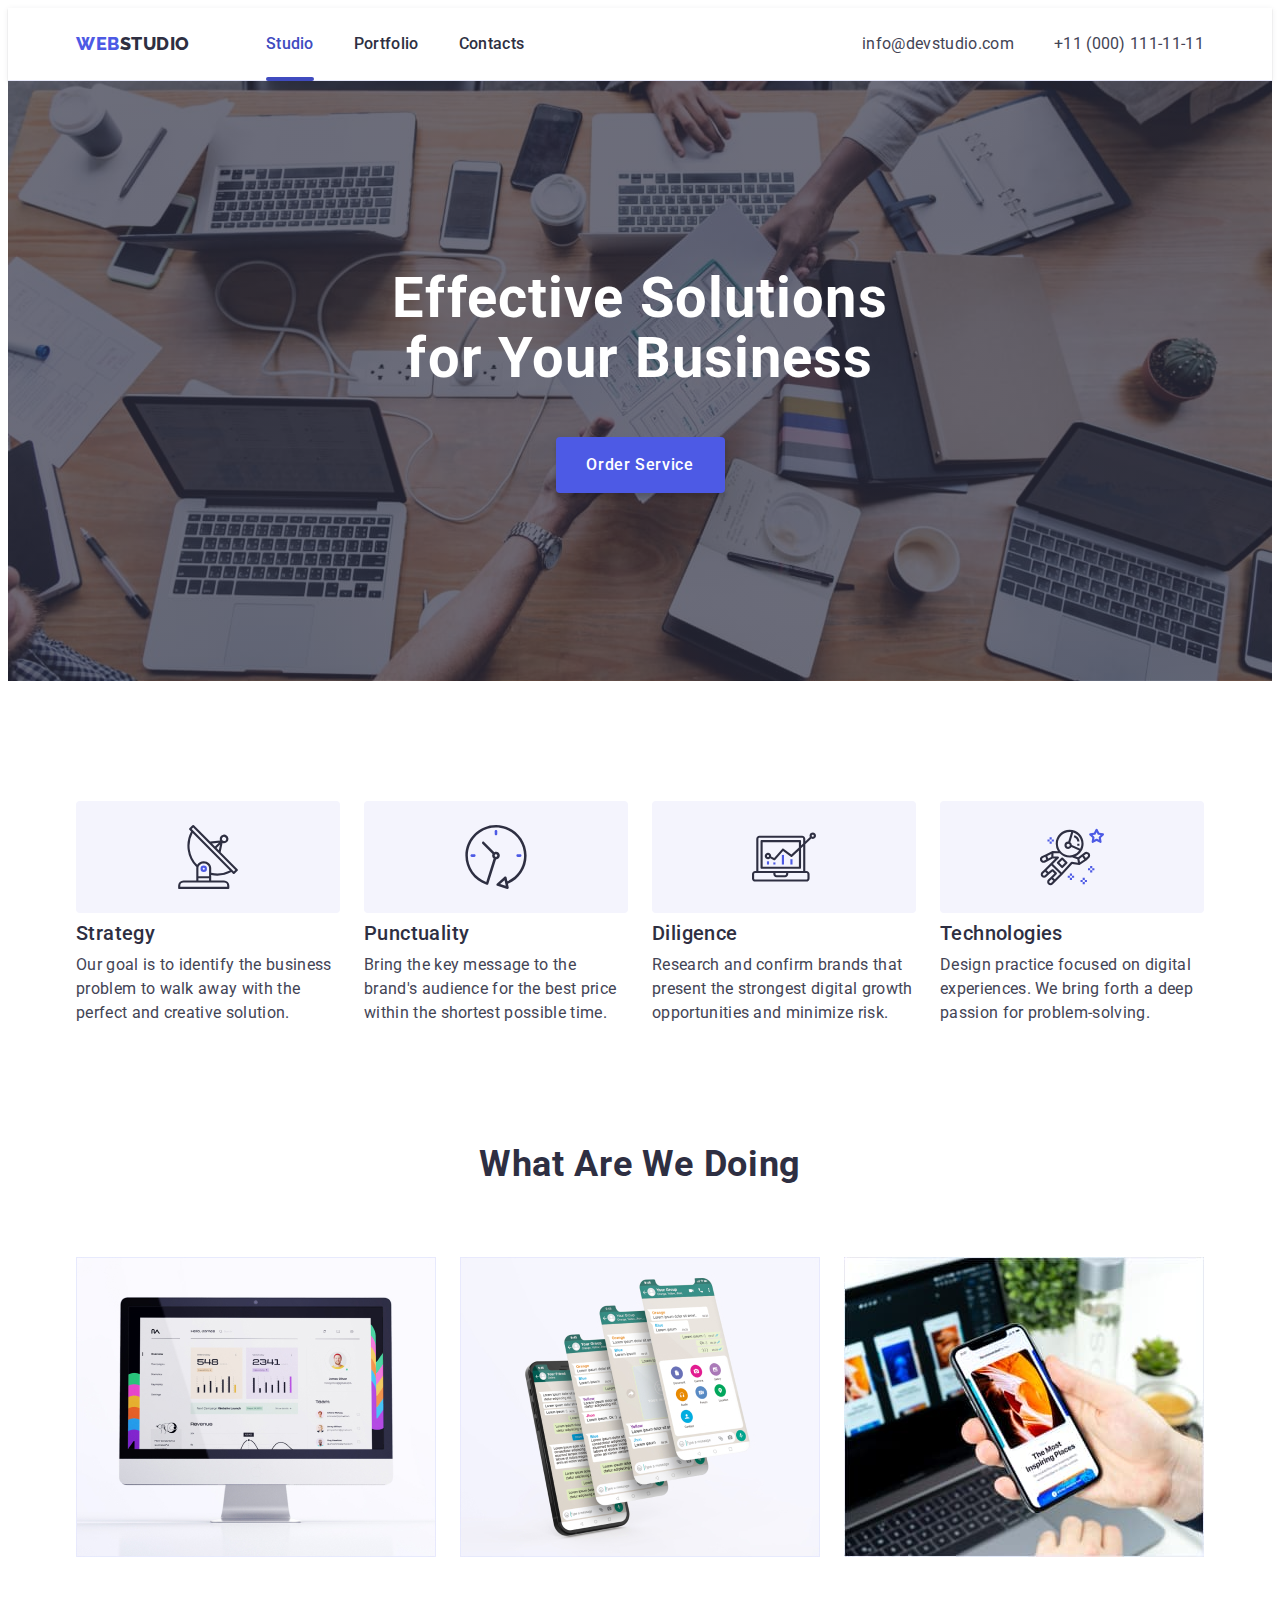
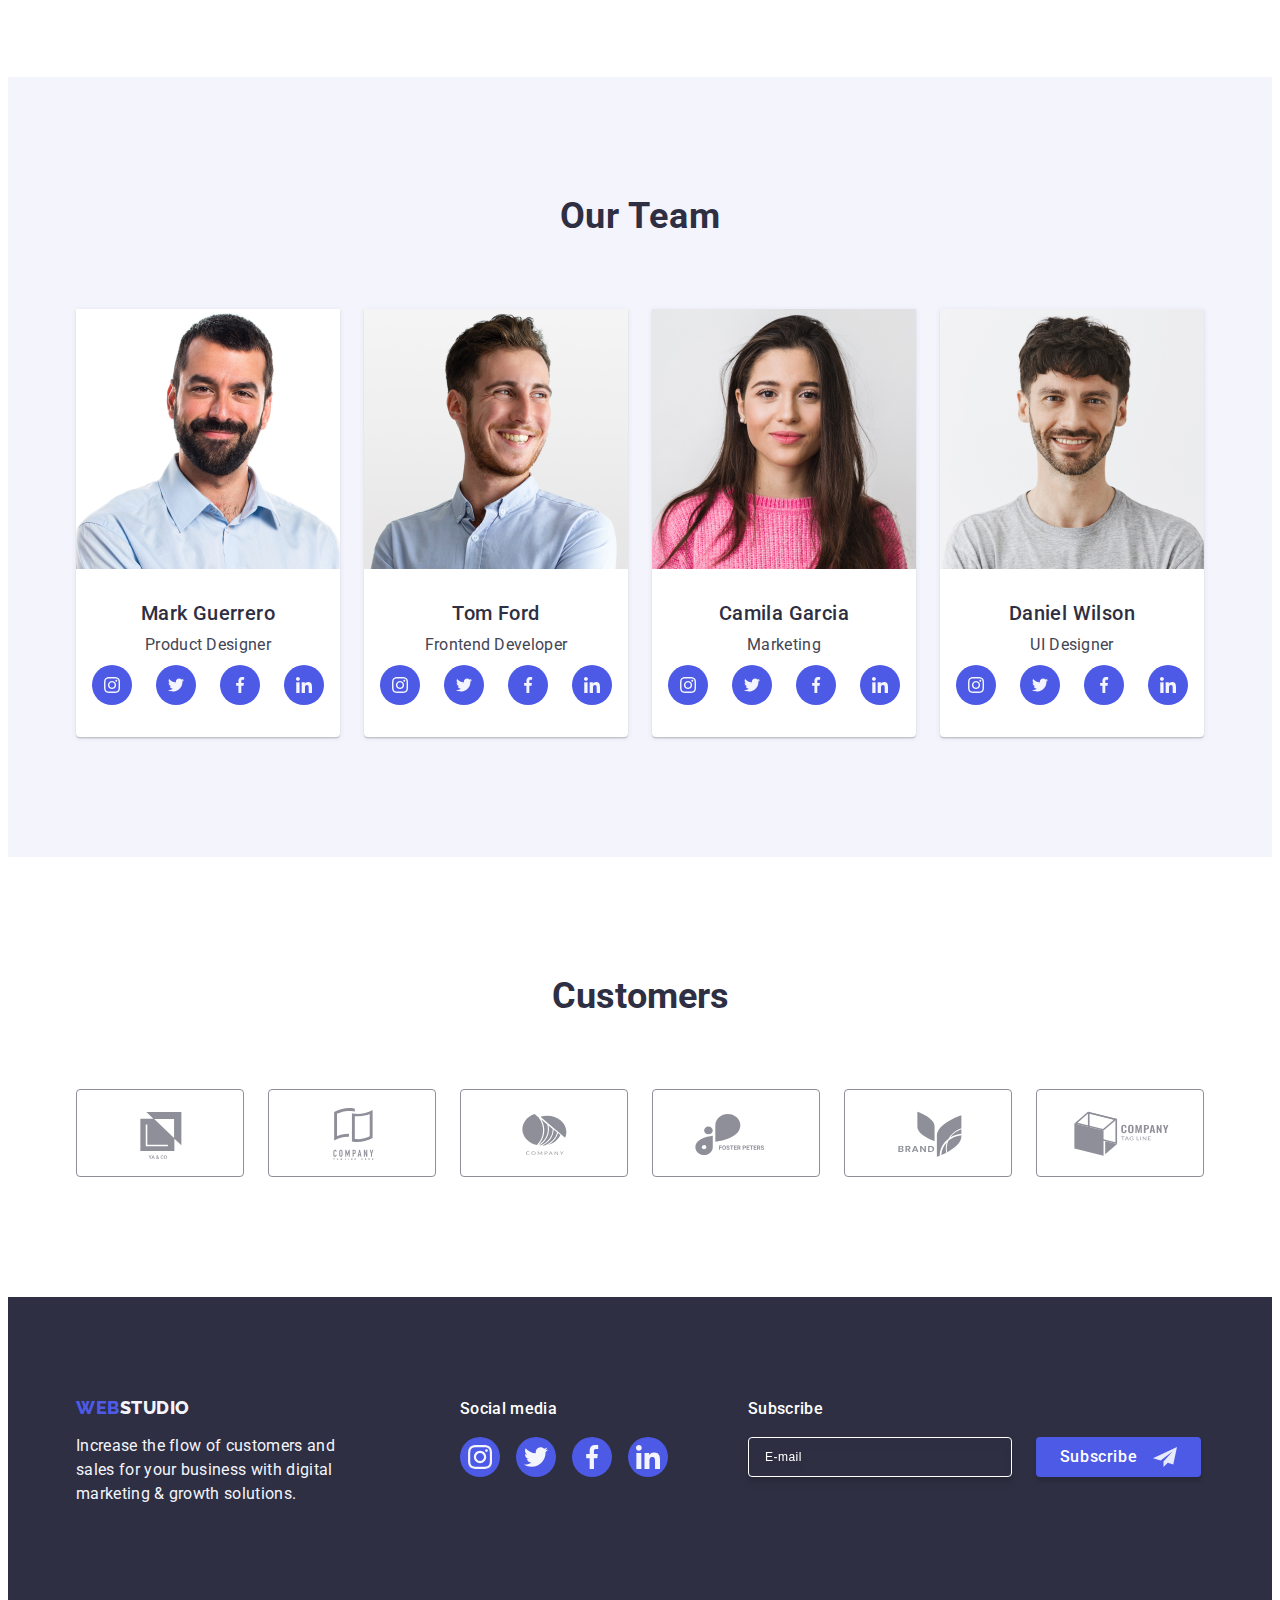
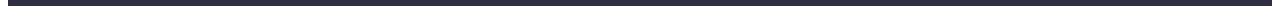
<file: index.html>
<!DOCTYPE html>
<html lang="en">
<head>
    <meta charset="UTF-8">
    <meta name="viewport" content="width=device-width, initial-scale=1.0">
    <title>WebStudio</title>

    <link rel="stylesheet" href="https://cdnjs.cloudflare.com/ajax/libs/modern-normalize/2.0.0/modern-normalize.min.css" integrity="sha512-4xo8blKMVCiXpTaLzQSLSw3KFOVPWhm/TRtuPVc4WG6kUgjH6J03IBuG7JZPkcWMxJ5huwaBpOpnwYElP/m6wg==" crossorigin="anonymous" referrerpolicy="no-referrer" />

    <link rel="stylesheet" href="./css/styles.css">

    <link rel="preconnect" href="https://fonts.googleapis.com">
    <link rel="preconnect" href="https://fonts.gstatic.com" crossorigin>
    <link href="https://fonts.googleapis.com/css2?family=Raleway:wght@800&family=Roboto:wght@400;500&display=swap" rel="stylesheet">
</head>

<body>

    <header class="container-bottom">
        <div class="container header_container">
            <nav class="navigation">
                <a class="logo-web link" href="./index.html">Web<span class="logo-part">Studio</span></a>
                <ul class="title-link list">
                    <li class="title-list"><a class="title-list-link link current" href="./index.html">Studio</a></li>
                    <li class="title-list"><a class="title-list-link link" href="./portfolio.html">Portfolio</a></li>
                    <li class="title-list"><a class="title-list-link link" href="">Contacts</a></li>
                </ul>
            </nav>
        
        
            <address class="title-adress">
                <ul class="title-adress-list list">
                    <li><a class="title-contacts link" href="mailto:info@devstudio.com">info@devstudio.com</a></li>
                    <li><a class="title-contacts link" href="tel:+110001111111">+11 (000) 111-11-11</a></li>
                </ul>
            </address>
        </div>
    </header>

<main>
    
    <section class="main-board">
        <div class="main_container container">
            <h1 class="main-board-title">Effective Solutions for Your Business</h1>
            <button class="main-board-button butstyle" type="button" data-modal-open>Order Service</button>
        </div>
    </section>
    
    <section class="section-preview">
        <div class="head_conteiner_preview container">
            <h2 class="visually-hidden">section</h2>
            <ul class="list_container list">

                <li class="container_menu_list">
                    <div class="container_menu_list_icons">
                        <svg width="64" height="64">
                            <use href="./images/icons.svg#icon-antenna-1"></use>
                        </svg>
                    </div>
                    <h3 class="section-preview-text">Strategy</h3>
                    <p class="section-preview-paragraph">
                        Our goal is to identify the business problem to walk away with the perfect and creative solution.
                    </p>
                </li>

                <li class="container_menu_list">
                    <div class="container_menu_list_icons">
                        <svg width="64" height="64">
                            <use href="./images/icons.svg#icon-clock-1"></use>
                        </svg>
                    </div>
                    <h3 class="section-preview-text">Punctuality</h3>
                    <p class="section-preview-paragraph">
                        Bring the key message to the brand's audience for the best price within the shortest possible time.
                    </p>
                </li>

                <li class="container_menu_list">
                    <div class="container_menu_list_icons">
                        <svg width="64" height="64">
                            <use href="./images/icons.svg#icon-diagram-1"></use>
                        </svg>
                    </div>
                    <h3 class="section-preview-text">Diligence</h3>
                    <p class="section-preview-paragraph">
                        Research and confirm brands that present the strongest digital growth opportunities and minimize risk.
                    </p>
                </li>

                <li class="container_menu_list">
                    <div class="container_menu_list_icons">
                        <svg width="64" height="64">
                            <use href="./images/icons.svg#icon-astronaut-1"></use>
                        </svg>
                    </div>
                    <h3 class="section-preview-text">Technologies</h3>
                    <p class="section-preview-paragraph">
                        Design practice focused on digital experiences. We bring forth a deep passion for problem-solving.
                    </p>
                </li>

            </ul>
        </div>
    </section>
    
    <section class="section-images_conteiner">
        <div class="conteiner_imeges_title container">
            <h2 class="section-imeges-title">What are we doing</h2>

            <ul class="images_conteiner list">
                <li class="images-inside"><img src="./images/777.jpg" width="360" alt="computer"></li>
                <li class="images-inside"><img src="./images/img21.jpg" width="360" alt="mobil"></li>
                <li class="images-inside"><img src="./images/img10.jpg" width="360" alt="Iphone"></li>
            </ul>
        </div>
    </section>

    <section class="fourth-section">
        <div class="staff container">
            <h2 class="section-imeges-title-personnel">Our Team</h2>

            <ul class="fourth-container list">
                <li class="fourth-section-list">
                    <img src="./images/img.jpg" width="264" alt="Mark">
                    <div class="inside-personnel">
                        <h3 class="section-title-personnel-text">Mark Guerrero</h3>
                        <p class="section-paragraph-personnel-text">Product Designer</p>
                        <ul class="fourth-icons_menu">
                            <li class="icons_list list">
                                <a class="icons_link" href="">
                                    <svg class="icons" width="16" height="16">
                                        <use href="./images/icons.svg#icon-instagram"></use>
                                    </svg>
                                </a>
                            </li>
                            <li class="icons_list list">
                                <a class="icons_link" href="">
                                    <svg class="icons" width="16" height="16">
                                        <use href="./images/icons.svg#icon-twitter"></use>
                                    </svg>
                                </a>
                            </li>
                            <li class="icons_list list">
                                <a class="icons_link" href="">
                                    <svg class="icons" width="16" height="16">
                                        <use href="./images/icons.svg#icon-facebook"></use>
                                    </svg>
                                </a>
                            </li>
                            <li class="icons_list list">
                                <a class="icons_link" href="">
                                    <svg class="icons" width="16" height="16">
                                        <use href="./images/icons.svg#icon-linkedin"></use>
                                    </svg>
                                </a>
                            </li>
                        </ul>
                    </div>
                </li>
                <li class="fourth-section-list">
                    <img src="./images/img22.jpg" width="264" alt="Tom">
                    <div class="inside-personnel">
                        <h3 class="section-title-personnel-text">Tom Ford</h3>
                        <p class="section-paragraph-personnel-text">Frontend Developer</p>
                        <ul class="fourth-icons_menu">
                            <li class="icons_list list">
                                <a class="icons_link" href="">
                                    <svg class="icons" width="16" height="16">
                                        <use href="./images/icons.svg#icon-instagram"></use>
                                    </svg>
                                </a>
                            </li>
                            <li class="icons_list list">
                                <a class="icons_link" href="">
                                    <svg class="icons" width="16" height="16">
                                        <use href="./images/icons.svg#icon-twitter"></use>
                                    </svg>
                                </a>
                            </li>
                            <li class="icons_list list">
                                <a class="icons_link" href="">
                                    <svg class="icons" width="16" height="16">
                                        <use href="./images/icons.svg#icon-facebook"></use>
                                    </svg>
                                </a>
                            </li>
                            <li class="icons_list list">
                                <a class="icons_link" href="">
                                    <svg class="icons" width="16" height="16">
                                        <use href="./images/icons.svg#icon-linkedin"></use>
                                    </svg>
                                </a>
                            </li>
                        </ul>
                    </div>   
                </li>
                <li class="fourth-section-list">
                    <img src="./images/img222.jpg" width="264" alt="Camila">
                    <div class="inside-personnel">
                        <h3 class="section-title-personnel-text">Camila Garcia</h3>
                        <p class="section-paragraph-personnel-text">Marketing</p>
                        <ul class="fourth-icons_menu">
                            <li class="icons_list list">
                                <a class="icons_link" href="">
                                    <svg class="icons" width="16" height="16">
                                        <use href="./images/icons.svg#icon-instagram"></use>
                                    </svg>
                                </a>
                            </li>
                            <li class="icons_list list">
                                <a class="icons_link" href="">
                                    <svg class="icons" width="16" height="16">
                                        <use href="./images/icons.svg#icon-twitter"></use>
                                    </svg>
                                </a>
                            </li>
                            <li class="icons_list list">
                                <a class="icons_link" href="">
                                    <svg class="icons" width="16" height="16">
                                        <use href="./images/icons.svg#icon-facebook"></use>
                                    </svg>
                                </a>
                            </li>
                            <li class="icons_list list">
                                <a class="icons_link" href="">
                                    <svg class="icons" width="16" height="16">
                                        <use href="./images/icons.svg#icon-linkedin"></use>
                                    </svg>
                                </a>
                            </li>
                        </ul>
                    </div>
                </li>
                <li class="fourth-section-list">
                    <img src="./images/img2.jpg" width="264" alt="Daniel">
                    <div class="inside-personnel">
                        <h3 class="section-title-personnel-text">Daniel Wilson</h3>
                        <p class="section-paragraph-personnel-text">UI Designer</p>
                        <ul class="fourth-icons_menu">
                            <li class="icons_list list">
                                <a class="icons_link" href="">
                                    <svg class="icons" width="16" height="16">
                                        <use href="./images/icons.svg#icon-instagram"></use>
                                    </svg>
                                </a>
                            </li>
                            <li class="icons_list list">
                                <a class="icons_link" href="">
                                    <svg class="icons" width="16" height="16">
                                        <use href="./images/icons.svg#icon-twitter"></use>
                                    </svg>
                                </a>
                            </li>
                            <li class="icons_list list">
                                <a class="icons_link" href="">
                                    <svg class="icons" width="16" height="16">
                                        <use href="./images/icons.svg#icon-facebook"></use>
                                    </svg>
                                </a>
                            </li>
                            <li class="icons_list list">
                                <a class="icons_link" href="">
                                    <svg class="icons" width="16" height="16">
                                        <use href="./images/icons.svg#icon-linkedin"></use>
                                    </svg>
                                </a>
                            </li>
                        </ul>
                    </div>
                </li>
            </ul>
        </div>
    </section>

    <section class="section_customers">
        <div class="container">
            <h2 class="title_customers">Customers</h2>
            <ul class="menu_customers">
                <li class="list_customers list">
                    <a class="link_customers" href="">
                        <svg class="list_customers_icons" width="104" height="56">
                            <use href="./images/icons.svg#icon-Client-1"></use>
                        </svg>
                    </a>
                </li>
                <li class="list_customers list">
                    <a class="link_customers" href="">
                        <svg class="list_customers_icons" width="104" height="56">
                            <use href="./images/icons.svg#icon-Client-2"></use>
                        </svg>
                    </a>
                </li>
                <li class="list_customers list">
                    <a class="link_customers" href="">
                        <svg class="list_customers_icons" width="104" height="56">
                            <use href="./images/icons.svg#icon-Client-3"></use>
                        </svg>
                    </a>
                </li>
                <li class="list_customers list">
                    <a class="link_customers" href="">
                        <svg class="list_customers_icons" width="104" height="56">
                            <use href="./images/icons.svg#icon-Client-4"></use>
                        </svg>
                    </a>
                </li>
                <li class="list_customers list">
                    <a class="link_customers" href="">
                        <svg class="list_customers_icons" width="104" height="56">
                            <use href="./images/icons.svg#icon-Client-5"></use>
                        </svg>
                    </a>
                </li>
                <li class="list_customers list">
                    <a class="link_customers" href="">
                        <svg class="list_customers_icons" width="104" height="56">
                            <use href="./images/icons.svg#icon-Client-6"></use>
                        </svg>
                    </a>
                </li>
            </ul>
        </div>
    </section>

</main>

    <footer class="footer-down-desidn">
        <div class="footer_title_container container">
            <div class="container-footer">
                <a class="footer-logotype link" href="./index.html">Web<span class="footer-logo-part">Studio</span></a>
                <p class="footer-down-paragraph">Increase the flow of customers and sales for your business with digital marketing & growth solutions.</p>
            </div>
            <div>
                <p class="footer-social-paragraph">Social media</p>
                <ul class="social_menu list">
                    <li class="social_list">
                        <a class="social_link" href="">
                            <svg class="social_logo" width="24" height="24">
                                <use href="./images/icons.svg#icon-footer-instagram"></use>
                            </svg>
                        </a>
                    </li>
                    <li class="social_list">
                        <a class="social_link" href="">
                            <svg class="social_logo" width="24" height="24">
                                <use href="./images/icons.svg#icon-footer-twitter"></use>
                            </svg>
                        </a>
                    </li>
                    <li class="social_list">
                        <a class="social_link" href="">
                            <svg class="social_logo" width="24" height="24">
                                <use href="./images/icons.svg#icon-footer-facebook"></use>
                            </svg>
                        </a>
                    </li>
                    <li class="social_list">
                        <a class="social_link" href="">
                            <svg class="social_logo" width="24" height="24">
                                <use href="./images/icons.svg#icon-footer-linkedin"></use>
                            </svg>
                        </a>
                    </li>
                </ul>
            </div>
            <div class="form_input">
                <p class="form_input_paragraph">Subscribe</p>
                <form class="form_input_text">
                    <label class="form_input_tab">
                        <input class="email_text" name="email" type="email" placeholder="E-mail"/>
                    </label>
                    <button class="form_input_button butstyle" type="submit">
                        Subscribe
                        <svg class="form_button_logo" width="24" height="24">
                            <use href="./images/icons.svg#icon-Frame-3"></use>
                        </svg>
                    </button>
                </form>
            </div>
        </div>
    </footer>

    <div class="backdrop is-hidden" data-modal>
        <div class="modal">
            <button class="button_modal" type="button" data-modal-close>
                <svg class="icon-close" width="8" height="8"> 
                    <use href="./images/icons.svg#icon-close-black-18dp-2-1"></use>
                </svg>
            </button>
            <p class="backdrop_paragraph">Leave your contacts and we will call you back</p>
            <form>
                <div class="backdrop_section">
                    <label class="form_name" for="user-name">
                        Name
                    </label>
                    
                    <div class="form_logo_input">
                        <input class="form_input_user" id="user-name" name="user-name" type="text"/>
                        <svg class="form_logo_user" width="18" height="24">
                            <use href="./images/icons.svg#icon-person-black-18dp-1"></use>
                        </svg>
                    </div>   
                </div>

                <div class="backdrop_section">
                    <label class="form_name" for="user-name_phone">
                        Phone
                    </label>

                    <div class="form_logo_input">
                        <input class="form_input_user" id="user-name_phone" name="user-name" type="text"/>
                        <svg class="form_logo_user" width="18" height="24">
                            <use href="./images/icons.svg#icon-phone-black-18dp-1"></use>
                        </svg>
                    </div>
                </div>

                <div class="backdrop_section">
                    <label class="form_name" for="user-name_email">
                        Email
                    </label>

                    <div class="form_logo_input">
                        <input class="form_input_user" id="user-name_email" name="user-name" type="text"/>
                        <svg class="form_logo_user" width="18" height="24">
                            <use href="./images/icons.svg#icon-email-black-18dp-1"></use>
                        </svg>
                    </div>
                </div>

                <div class="form_text_input">
                    <label class="form_name" for="user-comment">
                        Comment
                    </label>

                    <textarea class="text_input_user" id="user-comment" name="user-comment" placeholder="Text input"></textarea>
                </div>

                <div class="form_button_input">
                    <input class="user-privacy visually-hidden" name="user-privacy" id="user-privacy" type="checkbox" value="true"/>
                    <label class="user-privacy-text" for="user-privacy">
                        <span class="user-privacy-policy">
                            <svg class="privacy-policy-vector" width="10" height="8">
                                <use href="./images/icons.svg#icon-Vector"></use>
                            </svg>
                        </span>
                        I accept the terms and conditions of the 
                        <a class="user-privacy-link" href="">Privacy Policy</a> 
                    </label>
                </div>

                <button class="user-button-input butstyle"> Send</button>
            </form>
        </div>
    </div>

    <script src="./js/modal.js"></script>

</body>
</html>
</file>
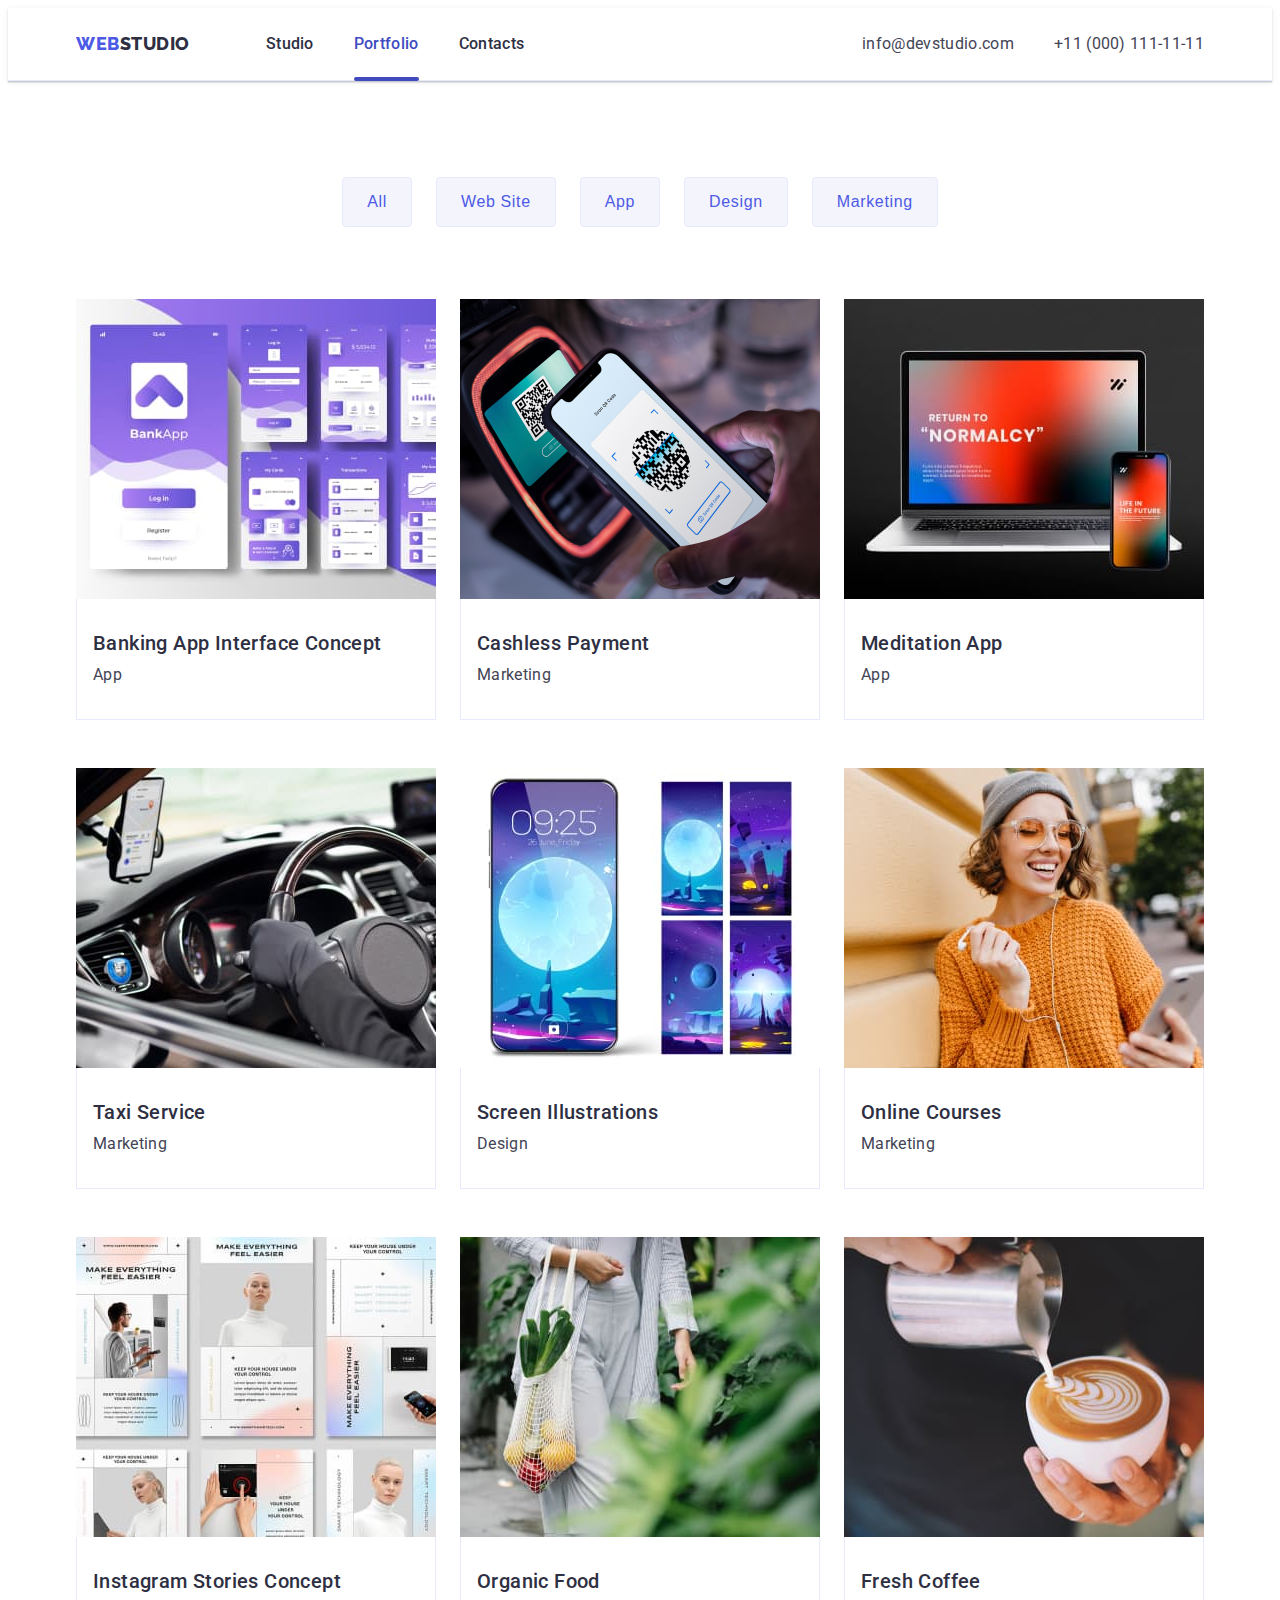
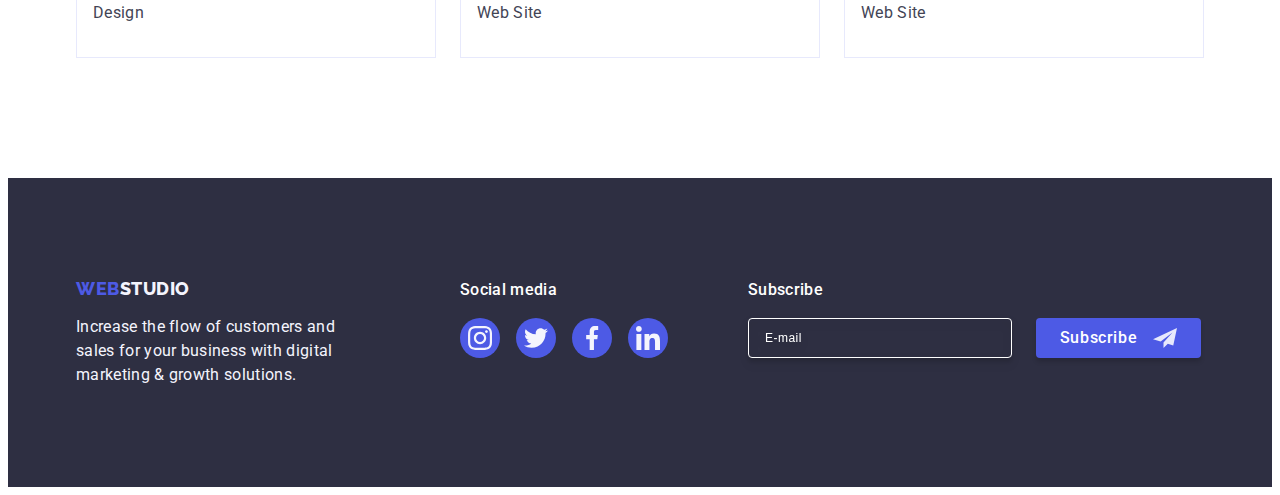
<file: portfolio.html>
<!DOCTYPE html>
<html lang="en">
<head>
    <meta charset="UTF-8">
    <meta name="viewport" content="width=device-width, initial-scale=1.0">
    <title>WebStudio</title>

    <link rel="stylesheet" href="https://cdnjs.cloudflare.com/ajax/libs/modern-normalize/2.0.0/modern-normalize.min.css" integrity="sha512-4xo8blKMVCiXpTaLzQSLSw3KFOVPWhm/TRtuPVc4WG6kUgjH6J03IBuG7JZPkcWMxJ5huwaBpOpnwYElP/m6wg==" crossorigin="anonymous" referrerpolicy="no-referrer" />

    <link rel="stylesheet" href="./css/styles.css">

    <link rel="preconnect" href="https://fonts.googleapis.com">
    <link rel="preconnect" href="https://fonts.gstatic.com" crossorigin>
    <link href="https://fonts.googleapis.com/css2?family=Raleway:wght@800&family=Roboto:wght@400;500&display=swap" rel="stylesheet">

</head>

    <body>

        <header class="container-bottom">
            <div class="container header_container">
                <nav class="navigation">
                    <a class="logo-web link" href="./index.html">Web<span class="logo-part">Studio</span></a>
                    <ul class="title-link list">
                        <li class="title-list"><a class="title-list-link link" href="./index.html">Studio</a></li>
                        <li class="title-list"><a class="title-list-link link current" href="./portfolio.html">Portfolio</a></li>
                        <li class="title-list"><a class="title-list-link link" href="">Contacts</a></li>
                    </ul>
                </nav>
                <address class="title-adress">
                    <ul class="title-adress-list list">
                        <li><a class="title-contacts link" href="mailto:info@devstudio.com">info@devstudio.com</a></li>
                        <li><a class="title-contacts link" href="tel:+110001111111">+11 (000) 111-11-11</a></li>
                    </ul>
                </address>
            </div>
        </header>

        <main>
            <section class="title-button">

                <div class="container">
                        <h1 class="title-button-section">App</h1>

                        <ul class="title-button-list list">
                            <li><button class="title-button-menu link" type="button">All</button></li>
                            <li><button class="title-button-menu link" type="button">Web Site</button></li>
                            <li><button class="title-button-menu link" type="button">App</button></li>
                            <li><button class="title-button-menu link" type="button">Design</button></li>
                            <li><button class="title-button-menu link" type="button">Marketing</button></li>
                        </ul>

                        <ul class="title-images-menu list">

                            <li class="list_menu_images">
                                <a class="list-content link" href="">

                                    <div class="card_images">
                                        <img src="./images/img11.jpg" alt="list-menu" width="360">
                                        <p class="card_images_paragraph">
                                            14 Stylish and User-Friendly App Design Concepts · Task Manager App · Calorie Tracker App · Exotic Fruit Ecommerce App · Cloud Storage App
                                        </p>
                                    </div>

                                    <div class="inside_img">
                                        <h2 class="title-images-menu-title">Banking App Interface Concept</h2>
                                        <p class="title-images-menu-paragraph">App</p>
                                    </div>

                                </a>
                            </li>

                            <li class="list_menu_images">
                                <a class="list-content link" href="">

                                    <div class="card_images">
                                        <img src="./images/img12.jpg" alt="mobil-pay" width="360">
                                        <p class="card_images_paragraph">
                                            14 Stylish and User-Friendly App Design Concepts · Task Manager App · Calorie Tracker App · Exotic Fruit Ecommerce App · Cloud Storage App
                                        </p>
                                    </div>

                                    <div class="inside_img">
                                        <h2 class="title-images-menu-title">Cashless Payment</h2>
                                        <p class="title-images-menu-paragraph">Marketing</p>
                                    </div>

                                </a>
                            </li>

                            <li class="list_menu_images">
                                <a class="list-content link" href="">

                                    <div class="card_images">
                                        <img src="./images/img13.jpg" alt="device" width="360">
                                        <p class="card_images_paragraph">
                                            14 Stylish and User-Friendly App Design Concepts · Task Manager App · Calorie Tracker App · Exotic Fruit Ecommerce App · Cloud Storage App
                                        </p>
                                    </div>

                                    <div class="inside_img">
                                        <h2 class="title-images-menu-title">Meditation App</h2>
                                        <p class="title-images-menu-paragraph">App</p>
                                    </div>

                                </a>
                            </li>

                            <li class="list_menu_images">
                                <a class="list-content link" href="">

                                    <div class="card_images">
                                        <img src="./images/img14.jpg" alt="device" width="360">
                                        <p class="card_images_paragraph">
                                            14 Stylish and User-Friendly App Design Concepts · Task Manager App · Calorie Tracker App · Exotic Fruit Ecommerce App · Cloud Storage App
                                        </p>
                                    </div>

                                    <div class="inside_img">
                                        <h2 class="title-images-menu-title">Taxi Service</h2>
                                        <p class="title-images-menu-paragraph">Marketing</p>
                                    </div>

                                </a>
                            </li>

                            <li class="list_menu_images">
                                <a class="list-content link" href="">

                                    <div class="card_images">
                                        <img src="./images/img15.jpg" alt="design" width="360">
                                        <p class="card_images_paragraph">
                                            14 Stylish and User-Friendly App Design Concepts · Task Manager App · Calorie Tracker App · Exotic Fruit Ecommerce App · Cloud Storage App
                                        </p>
                                    </div>

                                    <div class="inside_img">
                                        <h2 class="title-images-menu-title">Screen Illustrations</h2>
                                        <p class="title-images-menu-paragraph">Design</p>
                                    </div>

                                </a>
                            </li>

                            <li class="list_menu_images">
                                <a class="list-content link" href="">

                                    <div class="card_images">
                                        <img src="./images/img16.jpg" alt="girl" width="360">
                                        <p class="card_images_paragraph">
                                            14 Stylish and User-Friendly App Design Concepts · Task Manager App · Calorie Tracker App · Exotic Fruit Ecommerce App · Cloud Storage App
                                        </p>
                                    </div> 
 
                                    <div class="inside_img">
                                        <h2 class="title-images-menu-title">Online Courses</h2>
                                        <p class="title-images-menu-paragraph">Marketing</p>
                                    </div>
                                </a>
                            </li>

                            <li class="list_menu_images">
                                <a class="list-content link" href="">

                                    <div class="card_images">
                                        <img src="./images/img17.jpg" alt="design" width="360">
                                        <p class="card_images_paragraph">
                                            14 Stylish and User-Friendly App Design Concepts · Task Manager App · Calorie Tracker App · Exotic Fruit Ecommerce App · Cloud Storage App
                                        </p>
                                    </div>

                                    <div class="inside_img">
                                        <h2 class="title-images-menu-title">Instagram Stories Concept</h2>
                                        <p class="title-images-menu-paragraph">Design</p>
                                    </div>

                                </a>
                            </li>

                            <li class="list_menu_images">
                                <a class="list-content link" href="">

                                    <div class="card_images">
                                        <img src="./images/img18.jpg" alt="food" width="360">
                                        <p class="card_images_paragraph">
                                            14 Stylish and User-Friendly App Design Concepts · Task Manager App · Calorie Tracker App · Exotic Fruit Ecommerce App · Cloud Storage App
                                        </p>
                                    </div>  

                                    <div class="inside_img">
                                        <h2 class="title-images-menu-title">Organic Food</h2>
                                        <p class="title-images-menu-paragraph">Web Site</p>
                                    </div>

                                </a>
                            </li>

                            <li class="list_menu_images">
                                <a class="list-content link" href="">

                                    <div class="card_images">
                                        <img src="./images/img19.jpg" alt="coffee" width="360">
                                        <p class="card_images_paragraph">
                                            14 Stylish and User-Friendly App Design Concepts · Task Manager App · Calorie Tracker App · Exotic Fruit Ecommerce App · Cloud Storage App
                                        </p>
                                    </div>

                                    <div class="inside_img">
                                        <h2 class="title-images-menu-title">Fresh Coffee</h2>
                                        <p class="title-images-menu-paragraph">Web Site</p>
                                    </div>

                                </a>
                            </li>

                        </ul>

                </div>      
            </section>
                
        </main>

        <footer class="footer-down-desidn">
            <div class="footer_title_container container">
                <div class="container-footer">
                    <a class="footer-logotype link" href="./index.html">Web<span class="footer-logo-part">Studio</span></a>
                    <p class="footer-down-paragraph">Increase the flow of customers and sales for your business with digital marketing & growth solutions.</p>
                </div>
                <div>
                    <p class="footer-social-paragraph">Social media</p>
                    <ul class="social_menu list">
                        <li class="social_list">
                            <a class="social_link" href="">
                                <svg class="social_logo" width="24" height="24">
                                    <use href="./images/icons.svg#icon-footer-instagram"></use>
                                </svg>
                            </a>
                        </li>
                        <li class="social_list">
                            <a class="social_link" href="">
                                <svg class="social_logo" width="24" height="24">
                                    <use href="./images/icons.svg#icon-footer-twitter"></use>
                                </svg>
                            </a>
                        </li>
                        <li class="social_list">
                            <a class="social_link" href="">
                                <svg class="social_logo" width="24" height="24">
                                    <use href="./images/icons.svg#icon-footer-facebook"></use>
                                </svg>
                            </a>
                        </li>
                        <li class="social_list">
                            <a class="social_link" href="">
                                <svg class="social_logo" width="24" height="24">
                                    <use href="./images/icons.svg#icon-footer-linkedin"></use>
                                </svg>
                            </a>
                        </li>
                    </ul>
                </div>
                <div class="form_input">
                    <p class="form_input_paragraph">Subscribe</p>
                    <form class="form_input_text">
                        <label class="form_input_tab">
                            <input class="email_text" name="email" type="email" placeholder="E-mail"/>
                        </label>
                        <button class="form_input_button butstyle" type="submit">
                            Subscribe
                            <svg class="form_button_logo" width="24" height="24">
                                <use href="./images/icons.svg#icon-Frame-3"></use>
                            </svg>
                        </button>
                    </form>
                </div>
            </div>        
        </footer>
        
        <script src="./js/modal.js"></script>
        
    </body>

</html>
</file>
<file: css/styles.css>
*,
*::before,
*::after {
    box-sizing: border-box;
}

h1,
h2,
h3,
h4,
h5,
h6,
p {
    margin: 0;
}

ul,
ol {
    margin: 0;
    padding-left: 0;
}

img {
    display: block;
}


body {
    font-family: "Roboto", sans-serif;
    color: var(--slate);
    background-color: #FFFFFF;
    color: #8e8f99;
}

:root {
    --navyblue: #2E2F42;
    --iris: #4D5AE5;
    --cloud: #F4F4FD;
    --cornflower: #E7E9FC;
    --slate: #434455;
    --white: #FFFFFF;
    --grey: #8e8f99;
    --blue: #404bbf;
}

.list {
    list-style: none;
}

.link {
    text-decoration: none;
}

/*------------------------------html-------------------------------*/
.title-list-link {
    color: var(--navyblue);
    /* Body Medium */
    font-family: "Roboto", sans-serif;
    font-size: 16px;
    font-style: normal;
    font-weight: 500;
    line-height: 1.5; /* 150% */
    letter-spacing: 0.02em;
    display: block;
}


.title-contacts {
    color: var(--slate);
    font-size: 16px;
    line-height: 1.5; 
    letter-spacing: 0.02em;
    text-decoration: none;
    display: block;
    padding: 24px 0;
    transition: color 250ms cubic-bezier(0.4, 0, 0.2, 1);
}

.title-contacts:hover, .title-contacts:focus {
    color: #404bbf;
}

/*------------------------------ main section -------------------------------*/

.main_container {
}

.container {
    width: 1158px;
    margin: 0 auto;
    padding: 0 15px 0 15px;
}

.main-board {
    background-image: linear-gradient(rgba(46, 47, 66, 0.7), 
    rgba(46, 47, 66, 0.7)), url(../images/hero-bg.jpg);
    max-width: 1440px;
    padding: 188px 0; 
    background-repeat: no-repeat;
    background-position: center;
    background-size: cover; 
    flex-shrink: 0; 
    display: block;
    margin-left: auto;
    margin-right: auto
}

.main-board-title {
    color: var(--white);
    /* Header 1 */
    font-size: 56px;    
    font-weight: 700;
    line-height: 1.07; /* 107.143% */
    letter-spacing: 0.02em;
    text-align: center;
    max-width: 496px;
    margin: 0 auto;
}

.main-board-button {
    /* transition: background-color 250ms cubic-bezier(0.4, 0, 0.2, 1); */
    background: var(--iris);
    color: var(--white);
    margin: 0 auto;
    margin-top: 48px;
    /* Button Text */
    font-family: "Roboto", sans-serif;
    font-size: 16px;
    font-style: normal;
    font-weight: 500;
    line-height: 1.5; /* 150% */
    letter-spacing: 0.04em;
    cursor: pointer;
    /* Style */
    border-radius: 4px;
    border: none;
    background: var(--iris, #4D5AE5);
    /* box-shadow: 0px 4px 4px 0px rgba(0, 0, 0, 0.15); */
    display: block;
    min-width: 169px;
    height: 56px;
}

.butstyle {
    box-shadow: 0px 4px 4px 0px rgba(0, 0, 0, 0.15);
    transition: background-color 250ms cubic-bezier(0.4, 0, 0.2, 1);
}

.butstyle:hover, .butstyle:focus {
    background-color: #404BBF;
} 

/*------------------------------section 2-------------------------------*/

.section-preview{
    padding: 120px 0;
}

.head_conteiner_preview {
}

.visually-hidden {
    position: absolute;
    width: 1px;
    height: 1px;
    margin: -1px;
    border: 0;
    padding: 0;
    white-space: nowrap;
    clip-path: inset(100%);
    clip: rect(0 0 0 0);
    overflow: hidden;
}

.list_container {
    display: flex;
    gap: 24px;
}

.container_menu_list {
    flex-basis: calc((100% - 3 * 24px) / 4);
}

.container_menu_list_icons {
    display: flex; 
    align-items: center; 
    justify-content: center;
    height: 112px;
    background-color: #f4f4fd; 
    border-radius: 4px;
    margin-bottom: 8px;
}

.section-preview-text {
    color: var(--navyblue);
    /* Header 3 */
    font-family: "Roboto", sans-serif;
    font-size: 20px;
    font-style: normal;
    font-weight: 500;
    line-height: 1.2; /* 120% */
    letter-spacing: 0.02em;
    margin-bottom: 8px;
}

.section-preview-paragraph {
    color: var(--slate);
    /* Body */
    font-family: "Roboto", sans-serif;
    font-size: 16px;
    font-style: normal;
    font-weight: 400;
    line-height: 1.5; /* 150% */
    letter-spacing: 0.02em;
}

/*------------------------------section 3-------------------------------*/

.section-images_conteiner {
    padding-bottom: 120px;
}
.conteiner_imeges_title {
}

.section-imeges-title {
    color: var(--navyblue);
    /* Header 2 */
    font-family: "Roboto", sans-serif;
    font-size: 36px;
    text-align: center;
    font-style: normal;
    font-weight: 700;
    line-height: 1.11; /* 111.111% */
    letter-spacing: 0.02em;
    text-transform: capitalize; 
    margin-bottom: 72px;
}

.images_conteiner {
    display: flex;
    gap: 24px;
}

.images-inside {
    width: calc((100% - 48px) / 3);
}

/*------------------------------section 4-------------------------------*/

.fourth-container {
    display: flex;
    gap: 24px;
}

.fourth-section {
    padding: 120px 0;
    background-color: #F4F4FD;
}

.staff {
}

.section-imeges-title-personnel {
    color: var(--navyblue);
    margin-bottom: 72px;
    /* Header 2 */
    font-family: "Roboto", sans-serif;
    font-size: 36px;
    font-style: normal;
    font-weight: 700;
    line-height: 1.11; /* 111.111% */
    letter-spacing: 0.02em;
    text-transform: capitalize;
    text-align: center;
}

.fourth-section-list {
    background-color: #FFFFFF;
    text-align: center;
    width: calc((100% - 72px) / 4);
    border-radius: 0px 0px 4px 4px;
    box-shadow: 0px 1px 6px rgba(46, 47, 66, 0.08),
    0px 1px 1px rgba(46, 47, 66, 0.16), 
    0px 2px 1px rgba(46, 47, 66, 0.08); 
}

.inside-personnel {
    padding: 32px 0;   
}

.section-title-personnel-text {
    color: var(--navyblue);
    /* Header 3 */
    font-family: "Roboto", sans-serif;
    font-size: 20px;
    font-style: normal;
    font-weight: 500;
    line-height: 1.2; /* 120% */
    letter-spacing: 0.02em;
    text-align: center;
    margin-bottom: 8px;
}

.section-paragraph-personnel-text {
    color: var(--slate);
    /* Body */
    font-family: "Roboto", sans-serif;
    font-size: 16px;
    font-style: normal;
    font-weight: 400;
    line-height: 1.5; /* 150% */
    letter-spacing: 0.02em;
    text-align: center; 
}

.fourth-icons_menu {
    display: flex; 
    justify-content: center; 
    gap: 24px;
    margin-top: 8px;
}

.icons_list {
    width: 40px;
    height: 40px;
}

.icons_link  {
    width: 100%;
    height: 100%;
    background-color: var(--iris);
    border-radius: 50%;
    display: flex;
    align-items: center;
    justify-content: center; 
    transition: background-color 250ms cubic-bezier(0.4, 0, 0.2, 1);
}

.icons_link:hover {
    background-color: #404bbf; 
}

.icons_link:focus {
    background-color: #404bbf; 
}

.icons {
    fill: var(--cloud)
}

/*------------------------------section 5-------------------------------*/

.section_customers {
    padding-top: 120px;
    padding-bottom: 120px;
}

.title_customers {
    font-size: 36px;
    line-height: 1.11;
    color: var(--navyblue);
    margin-bottom: 72px;
    text-align: center;
}

.menu_customers {
    display: flex;
    gap: 24px;
}

.list_customers {
    width: calc((100% - 120px) / 6);
    height: 88px;
}

.link_customers {
    width: 100%;
    height: 100%;
    border: 1px solid #8e8f99;
    border-radius: 4px;
    display: flex;
    align-items: center;
    justify-content: center;
    color: var(--grey);
    transition: border-color 250ms cubic-bezier(0.4, 0, 0.2, 1), 
    color 250ms cubic-bezier(0.4, 0, 0.2, 1); 
}

.link_customers:hover, .link_customers:focus {
    border-color: #404bbf; 
    color: #404bbf;
}

.list_customers_icons {
    fill: currentColor;
}

/*------------------------------footer html-------------------------------*/

.footer_title_container {
    display: flex;
    align-items: baseline; 
}

.container-footer {
    margin-right: 120px;
}

.footer-logotype {
    color: var(--iris);
    font-family: "Raleway", sans-serif;
    font-size: 18px;
    font-style: normal;
    font-weight: 800;
    line-height: 1.17; /* 116.667% */
    letter-spacing: 0.03em;
    text-transform: uppercase;
    display: inline-block;
    margin-bottom: 16px;
}

.footer-logo-part {
    color: var(--cloud);
}

.footer-down-desidn {
    background: var(--navyblue);
    padding: 100px 0 
}

.footer-down-paragraph {
    color: var(--cloud);
    width: 264px;
    /* Body */
    font-family: "Roboto", sans-serif;
    font-size: 16px;
    font-style: normal;
    font-weight: 400;
    line-height: 1.5; /* 150% */
    letter-spacing: 0.02em;
}

.footer-social-paragraph {
    font-weight: 500;
    font-size: 16px;
    line-height: 1.5;
    letter-spacing: 0.02em;
    color: var(--white);
    margin-bottom: 16px;
}

.social_menu {
    display: flex;
    gap: 16px;
}

.social_list {
    width: 40px;
    height: 40px;  
}

.social_link {
    width: 100%;
    height: 100%;
    background-color: var(--iris);
    border-radius: 50%;
    display: flex; 
    align-items: center;
    justify-content: center;
    transition: background-color 250ms cubic-bezier(0.4, 0, 0.2, 1);
}

.social_link:hover, .social_link:focus {
    background-color: #31d0aa;
}

.social_logo {
    fill: var(--cloud);
}

.form_input {
    margin-left: 80px;
}

.form_input_paragraph {
    margin-bottom: 16px; 
    font-weight: 500;
    font-size: 16px; 
    line-height: 1.5;
    letter-spacing: 0.02em;
    color: #ffffff;
}

.form_input_text {
    display: flex;
    gap: 24px;
}

.form_input_tab {
}

.email_text {
    width: 264px; 
    height: 40px;
    border: 1px solid #ffffff;
    background-color: transparent;
    font-size: 12px; 
    line-height: 1.5;
    letter-spacing: 0.04em; 
    padding-left: 16px; 
    filter: drop-shadow(0px 4px 4px rgba(0, 0, 0, 0.15)); 
    border-radius: 4px; 
    color: #ffffff;
    box-shadow: 0px 4px 4px 0px rgba(0, 0, 0, 0.15); 
}

.email_text::placeholder {
    color: #ffffff;
}

.form_input_button {
    min-width: 165px;
    height: 40px;
    display: flex;
    justify-content: center; 
    align-items: center;
    font-family: "Roboto", sans-serif;
    font-size: 16px;
    font-weight: 500;
    line-height: 1.5;
    letter-spacing: 0.04em;
    color: #ffffff;
    cursor: pointer;
    background-color: #4D5AE5;
    border: none;
    border-radius: 4px; 
}

.form_button_logo {
    margin-left: 16px; 
    fill: #E7E9FC;
}

/*------------------------------portfolio-------------------------------*/

/*------------------------------Header-------------------------------*/
.logo-web {
    color: var(--iris);
    font-size: 18px;
    font-style: normal;
    font-weight: 800;
    line-height: 1.17; 
    letter-spacing: 0.54px;
    text-transform: uppercase;
    text-decoration-line: none;
    font-family: "Raleway", sans-serif;
    margin-right: 76px;
}

.logo-part {
    color: var(--navyblue);
}

.title-link {
    display: flex;
    gap: 40px;
}

.navigation {
    display: flex;
    align-items: center;
}

.header_container {
    display: flex;
    align-items: center;
    height: 72px;
}

.title-list {
    font-family: "Roboto", sans-serif;
    font-size: 16px;
    font-style: normal;
    line-height: 1.5; 
    letter-spacing: 0.02em;
}

.title-list-link:hover, .title-list-link:focus {
    color: #404bbf;
}

.title-list-link {
    text-decoration: none;
    color: var(--navyblue);
    padding: 24px 0;
    position: relative; 
    /* color: #404bbf;  */
    transition: color 250ms cubic-bezier(0.4, 0, 0.2, 1);
}

.title-list-link:after {
    content: "";
    position: absolute;
    left: 0;
    /* opacity: 0; */
    transform: scale(0);
    bottom: -1px;
    height: 4px;
    background-color: #404bbf; 
    border-radius: 2px;
    width: 100%;
    transition: transform 300ms linear;
}

.current {
    color: #404bbf; 
}

.title-list-link:hover:after, 
.title-list-link:focus:after, 
.title-list-link.current:after {
    /* opacity: 1; */
    transform: scale(1);
}

.title-adress {
    font-style: normal;
    margin-left: auto;
}

.title-adress-list {
    font-style: normal;
    display: flex;
    gap: 40px;
}


/*------------------------------main-------------------------------*/
/*------------------------------section-------------------------------*/

.title-button {
    padding-top: 96px;
    padding-bottom: 120px; 
}

.container-bottom {
    border-bottom: 1px solid var(--cornflower);
    box-shadow: 0px 2px 1px rgba(46, 47, 66, 0.08),
    0px 1px 1px rgba(46, 47, 66, 0.16),
    0px 1px 6px rgba(46, 47, 66, 0.08); 
}
.container-title-button{
    width: 1440px;
    padding: 96px 0 0 0;
}

.title-button-section {
    text-align: center;
    position: absolute;
    width: 1px;
    height: 1px;
    margin: -1px;
    border: 0;
    padding: 0;
    white-space: nowrap;
    clip-path: inset(100%);
    clip: rect(0 0 0 0);
    overflow: hidden;
}

.title-button-list {
    list-style: none;
    display: flex;
    gap: 24px;
    justify-content: center;
    margin-bottom: 72px;
} 

.title-button-menu {
    color: var(--iris);
    text-align: center;
    font-size: 16px;
    font-style: normal;
    font-weight: 500;
    line-height: 1.5; 
    letter-spacing: 0.04em;
    border: 1px solid var(--cornflower);
    border-radius: 4px;
    background: var(--cloud);
    cursor: pointer;
    padding: 12px 24px;
    transition: color 250ms cubic-bezier(0.4, 0, 0.2, 1), background-color 250ms cubic-bezier(0.4, 0, 0.2, 1), border-color 250ms cubic-bezier(0.4, 0, 0.2, 1), box-shadow 250ms cubic-bezier(0.4, 0, 0.2, 1);
}

.title-button-menu:hover, .title-button-menu:focus {
    color: #FFFFFF;
    background-color: #404BBF;
    border: 1px solid transparent;
    box-shadow: 0px 3px 1px rgba(0, 0, 0, 0.1), 0px 2px 1px rgba(0, 0, 0, 0.08), 0px 2px 2px rgba(0, 0, 0, 0.12); 
}

.container-images-menu {
    width: 1440px;
}

.title-images-menu {
    display: flex;
    flex-wrap: wrap;
    column-gap: 24px;
    row-gap: 48px;
}

.list_menu_images {
    width: calc((100% - 48px) / 3); 
}

.list-content {
    display: block;
    transition: box-shadow 250ms cubic-bezier(0.4, 0, 0.2, 1); 
}

.list-content:hover, .list-content:focus {
    box-shadow: 0px 1px 6px rgba(46, 47, 66, 0.08),
    0px 1px 1px rgba(46, 47, 66, 0.16),
    0px 2px 1px rgba(46, 47, 66, 0.08);
}

.list-content:hover .card_images_paragraph {
    transform: translateY(0%);
}

.list-content:focus .card_images_paragraph {
    transform: translateY(0%);
}


.card_images {
    position: relative;
    overflow: hidden;
}

.card_images_paragraph {
    position: absolute; 
    top: 0;
    font-size: 16px;
    line-height: 1.5;
    letter-spacing: 0.02em;
    color: var(--cloud);
    padding: 40px 32px;
    background-color: #4d5ae5;
    height: 100%;
    width: 100%;
    transform: translateY(100%);
    transition: transform 250ms cubic-bezier(0.4, 0, 0.2, 1);
}

.inside_img {
    padding: 32px 16px;
    border: 1px solid #e7e9fc;
    border-top: none; 
}

.title-images-menu-title {
    color: var(--navyblue);
    font-family: "Roboto", sans-serif;
    font-size: 20px;
    font-style: normal;
    font-weight: 500;
    line-height: 1.2; 
    letter-spacing: 0.02em;
    margin-bottom: 8px;
}

.title-images-menu-paragraph {
    font-family: "Roboto", sans-serif;
    font-size: 16px;
    font-style: normal;
    font-weight: 400;
    line-height: 1.5; 
    letter-spacing: 0.02em;
    color: #434455;
}

.body-images-menu {
}

.footer-images-section {
    background-color: #F4F4FD; 
}

.footer-images-menu {
}

.footer-paragraph {
    color: var(--cloud);
    font-family: "Roboto", sans-serif;
    font-size: 16px;
    font-style: normal;
    font-weight: 400;
    line-height: 1.5; 
    letter-spacing: 0.02em;
}
    
    /*-----------------------------modal---------------------------*/

.backdrop {
    position: fixed;
    top: 0; 
    left: 0;
    width: 100%;
    height: 100%;
    background-color: rgba(46, 47, 66, 0.4);
    transition: opacity 250ms cubic-bezier(0.4, 0, 0.2, 1),
    visibility 250ms cubic-bezier(0.4, 0, 0.2, 1);
}

.modal {
    position: absolute;
    top: 50%; 
    left: 50%;
    transform: translate(-50%, -50%) scale(1); 
    width: 408px;
    min-height: 584px;
    background: #fcfcfc;
    box-shadow: 0px 1px 1px rgba(0, 0, 0, 0.14),
    0px 1px 3px rgba(0, 0, 0, 0.12), 
    0px 2px 1px rgba(0, 0, 0, 0.2);
    border-radius: 4px;
    transition: transform 250ms cubic-bezier(0.4, 0, 0.2, 1); 
    padding: 72px 24px 24px 24px;
}

.backdrop_paragraph {
    font-weight: 500;
    font-size: 16px; 
    line-height: 1.5; 
    text-align: center;
    letter-spacing: 0.02em; 
    color: var(--navyblue);
    margin-bottom: 16px;
}

.backdrop_section {
    margin-bottom: 8px;
}

.form_name {
    font-size: 12px; 
    line-height: 1.17;
    letter-spacing: 0.04em;
    color: var(--grey);
    display: block;
    margin-bottom: 4px; 
}

.form_logo_input {
    position: relative; 
}

.form_input_user {
    width: 100%; 
    height: 40px;
    border: 1px solid rgba(46, 47, 66, 0.4); 
    border-radius: 4px;
    background-color: transparent;
    padding-left: 38px; 
    outline: transparent;
    transition: border-color 250ms cubic-bezier(0.4, 0, 0.2, 1);
}

.form_input_user:focus {
    border-color: #4D5AE5;
}

.form_input_user:focus + .form_logo_user {
    fill: #4D5AE5;
}

.form_logo_user {
    fill: #2E2F42; 
    position: absolute;
    left: 16px;
    top: 50%;
    transform: translateY(-50%);
    transition: fill 250ms cubic-bezier(0.4, 0, 0.2, 1); 
}

.form_text_input {
    margin-bottom: 16px;
}

.text_input_user {
    width: 100%; 
    height: 120px; 
    font-size: 12px;
    line-height: 1.17;
    letter-spacing: 0.04em;
    color: rgba(46, 47, 66, 0.4);
    border: 1px solid rgba(46, 47, 66, 0.4);
    border-radius: 4px; 
    background-color: transparent;
    outline: transparent;
    resize: none; 
    transition: border-color 250ms cubic-bezier(0.4, 0, 0.2, 1); 
    padding: 8px 16px; 
    display: block;
}

.text_input_user:focus {
    border-color: #4D5AE5;
}

.form_button_input {
    margin-bottom: 24px; 
}

.user-privacy {  
}

input[type="checkbox"]:checked + label .user-privacy-policy {
    background-color: var(--blue);
    border: none;
    fill: var(--cloud);
}

.user-privacy-link {
    color: var(--iris);
}

.user-button-input {
    display: block; 
    min-width: 169px;
    height: 56px;
    font-family: "Roboto", sans-serif;
    font-size: 16px;
    font-weight: 500;
    line-height: 1.5;
    letter-spacing: 0.04em;
    color: #ffffff;
    cursor: pointer;
    background-color: #4D5AE5;
    border: none; 
    border-radius: 4px;
    transition: background-color 250ms cubic-bezier(0.4, 0, 0.2, 1);
    margin: 0 auto;  
}

/* .user-button-input::before, .user-button-input::after {
    content: "";
    position: absolute;
    bottom: -2px;
    left: 0;
    width: 100%;
    height: 5px;
    background: #12058a;
    transform: scaleX(0);
    transition: transform 0.3s ease;
} */

/* .user-button-input:hover {
    color: #12058a;
} */

/* .user-button-input:hover::before {
    transform: scaleX(1);
} */

.user-privacy-text {
    font-size: 12px;
    line-height: 1.17;
    letter-spacing: 0.04em;
    color: var(--grey);
    display: block;
}

.user-privacy-policy {
    width: 16px;
    height: 16px; 
    border: 1px solid rgba(46, 47, 66, 0.4); 
    border-radius: 2px;
    transition: background-color 250ms 
    cubic-bezier(0.4, 0, 0.2, 1), 
    border 250ms cubic-bezier(0.4, 0, 0.2, 1), 
    fill 250ms cubic-bezier(0.4, 0, 0.2, 1);
    display: inline-flex; 
    align-items: center;
    justify-content: center;
    fill: transparent;
    margin-right: 8px;
}

.privacy-policy-vector {
    
}

.button_modal {
    position: absolute;
    top: 24px; 
    right: 24px;
    width: 24px; 
    height: 24px;
    border-radius: 50%; 
    display: flex;
    align-items: center; 
    justify-content: center;
    background-color: #e7e9fc; 
    border: 1px solid rgba(0, 0, 0, 0.1); 
    padding: 0;
    cursor: pointer;
    transition: background-color 250ms cubic-bezier(0.4, 0, 0.2, 1), 
    border 250ms cubic-bezier(0.4, 0, 0.2, 1);
}

.button_modal:hover, .button_modal:focus {
    background-color: #404bbf;
    border: none;
    fill: #ffffff;
}

.icon-close {
    transition: fill 250ms cubic-bezier(0.4, 0, 0.2, 1); 
}

.is-hidden {
    opacity: 0;
    visibility: hidden;
    pointer-events: none;
}
</file>
